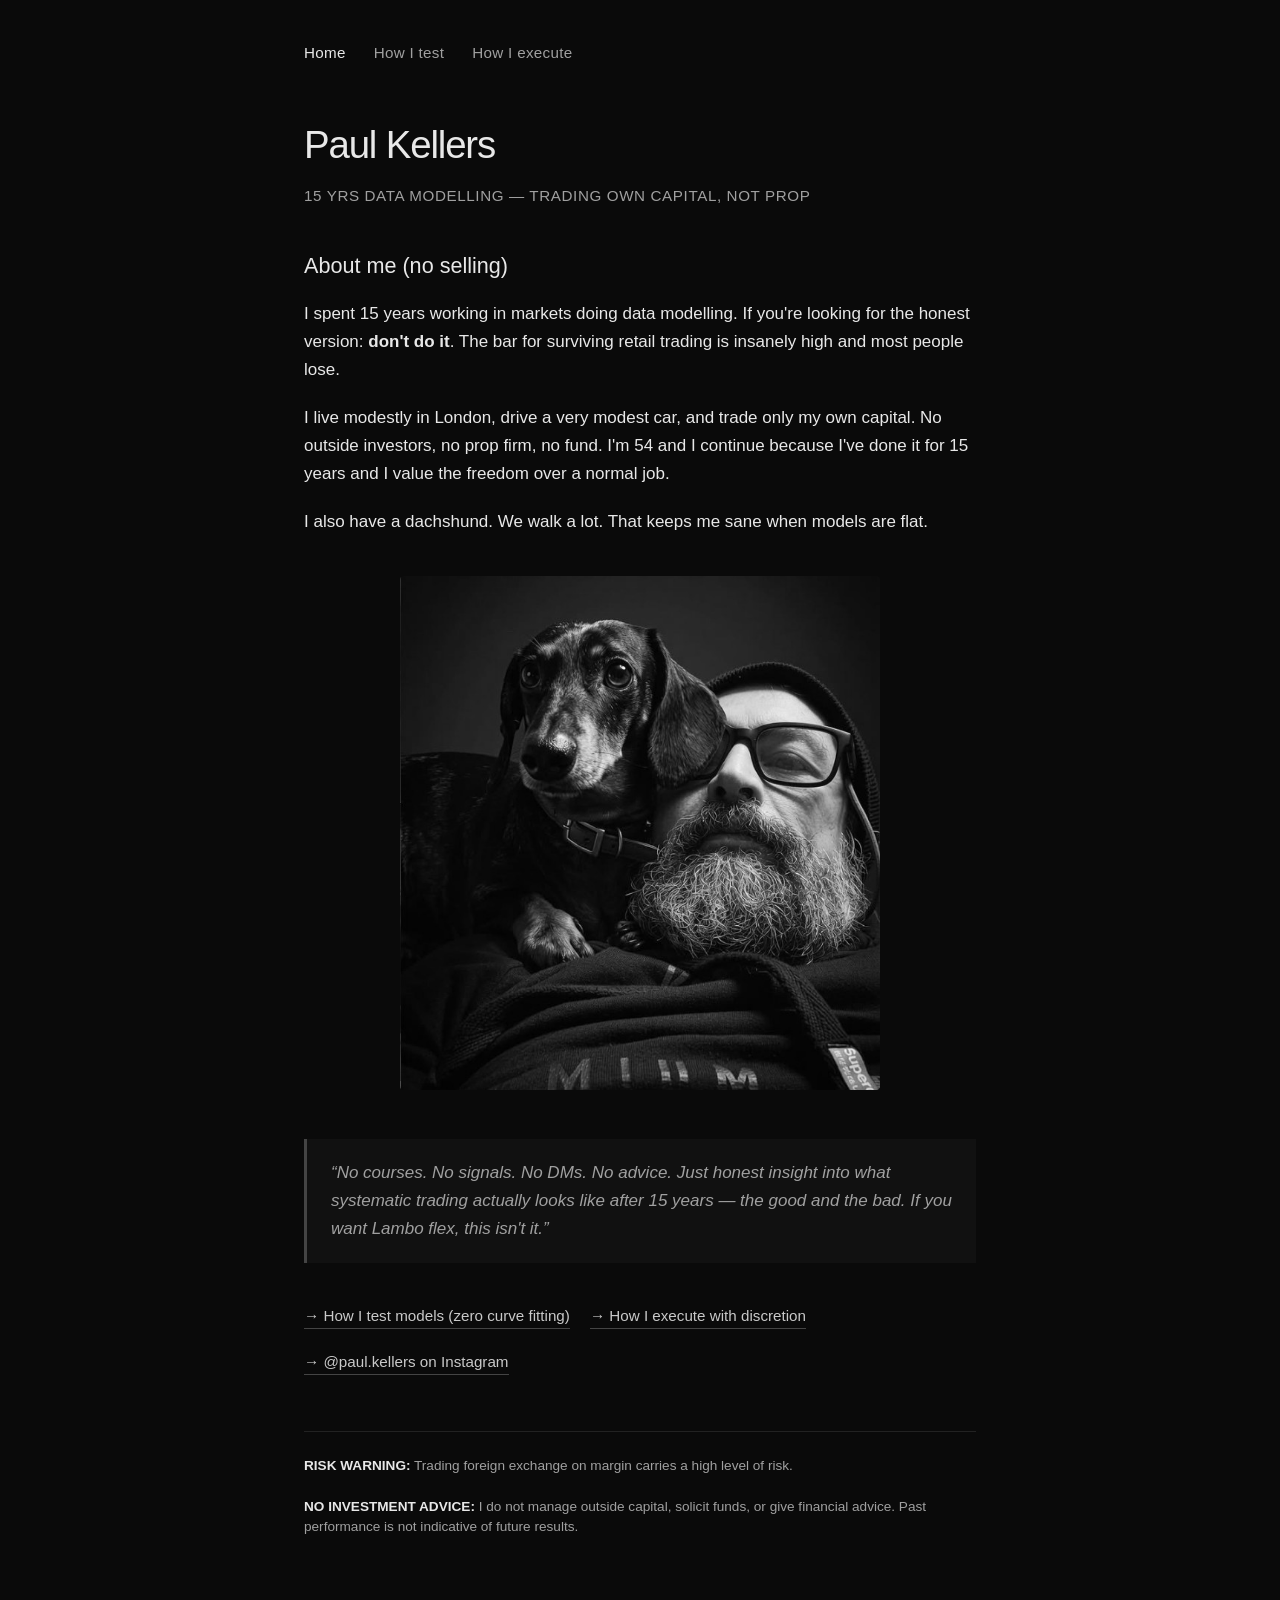
<file: index.html>
<!DOCTYPE html>
<html lang="en">
<head>
  <meta charset="UTF-8">
  <meta name="viewport" content="width=device-width, initial-scale=1.0">
  <title>Paul Kellers | 15 years data modelling, own capital only</title>
  <meta name="description" content="Systematic trading after 15 years in data modelling. Own capital only. No courses, no signals, no advice. Honest version.">
  <link rel="stylesheet" href="style.css">
</head>
<body>
  <div class="container">
    <nav>
      <a href="index.html" class="active">Home</a>
      <a href="architecture.html">How I test</a>
      <a href="discretion.html">How I execute</a>
    </nav>

    <h1>Paul Kellers</h1>
    <p class="subtitle">15 yrs data modelling — trading own capital, not prop</p>

    <h2>About me (no selling)</h2>

    <p>I spent 15 years working in markets doing data modelling. If you're looking for the honest version: <strong>don't do it</strong>. The bar for surviving retail trading is insanely high and most people lose.</p>

    <p>I live modestly in London, drive a very modest car, and trade only my own capital. No outside investors, no prop firm, no fund. I'm 54 and I continue because I've done it for 15 years and I value the freedom over a normal job.</p>

    <p>I also have a dachshund. We walk a lot. That keeps me sane when models are flat.</p>

    <div class="photo-wrap">
      <img src="image.jpg" alt="Paul Kellers with dachshund" width="480">
    </div>

    <div class="quote">
      “No courses. No signals. No DMs. No advice. Just honest insight into what systematic trading actually looks like after 15 years — the good and the bad. If you want Lambo flex, this isn't it.”
    </div>

    <div class="links">
      <a href="architecture.html">→ How I test models (zero curve fitting)</a>
      <a href="discretion.html">→ How I execute with discretion</a>
      <a href="https://www.instagram.com/paul.kellers/" target="_blank" rel="noopener">→ @paul.kellers on Instagram</a>
    </div>

    <div class="risk">
      <p><strong>RISK WARNING:</strong> Trading foreign exchange on margin carries a high level of risk.</p>
      <p><strong>NO INVESTMENT ADVICE:</strong> I do not manage outside capital, solicit funds, or give financial advice. Past performance is not indicative of future results.</p>
    </div>
  </div>
</body>
</html>
</file>
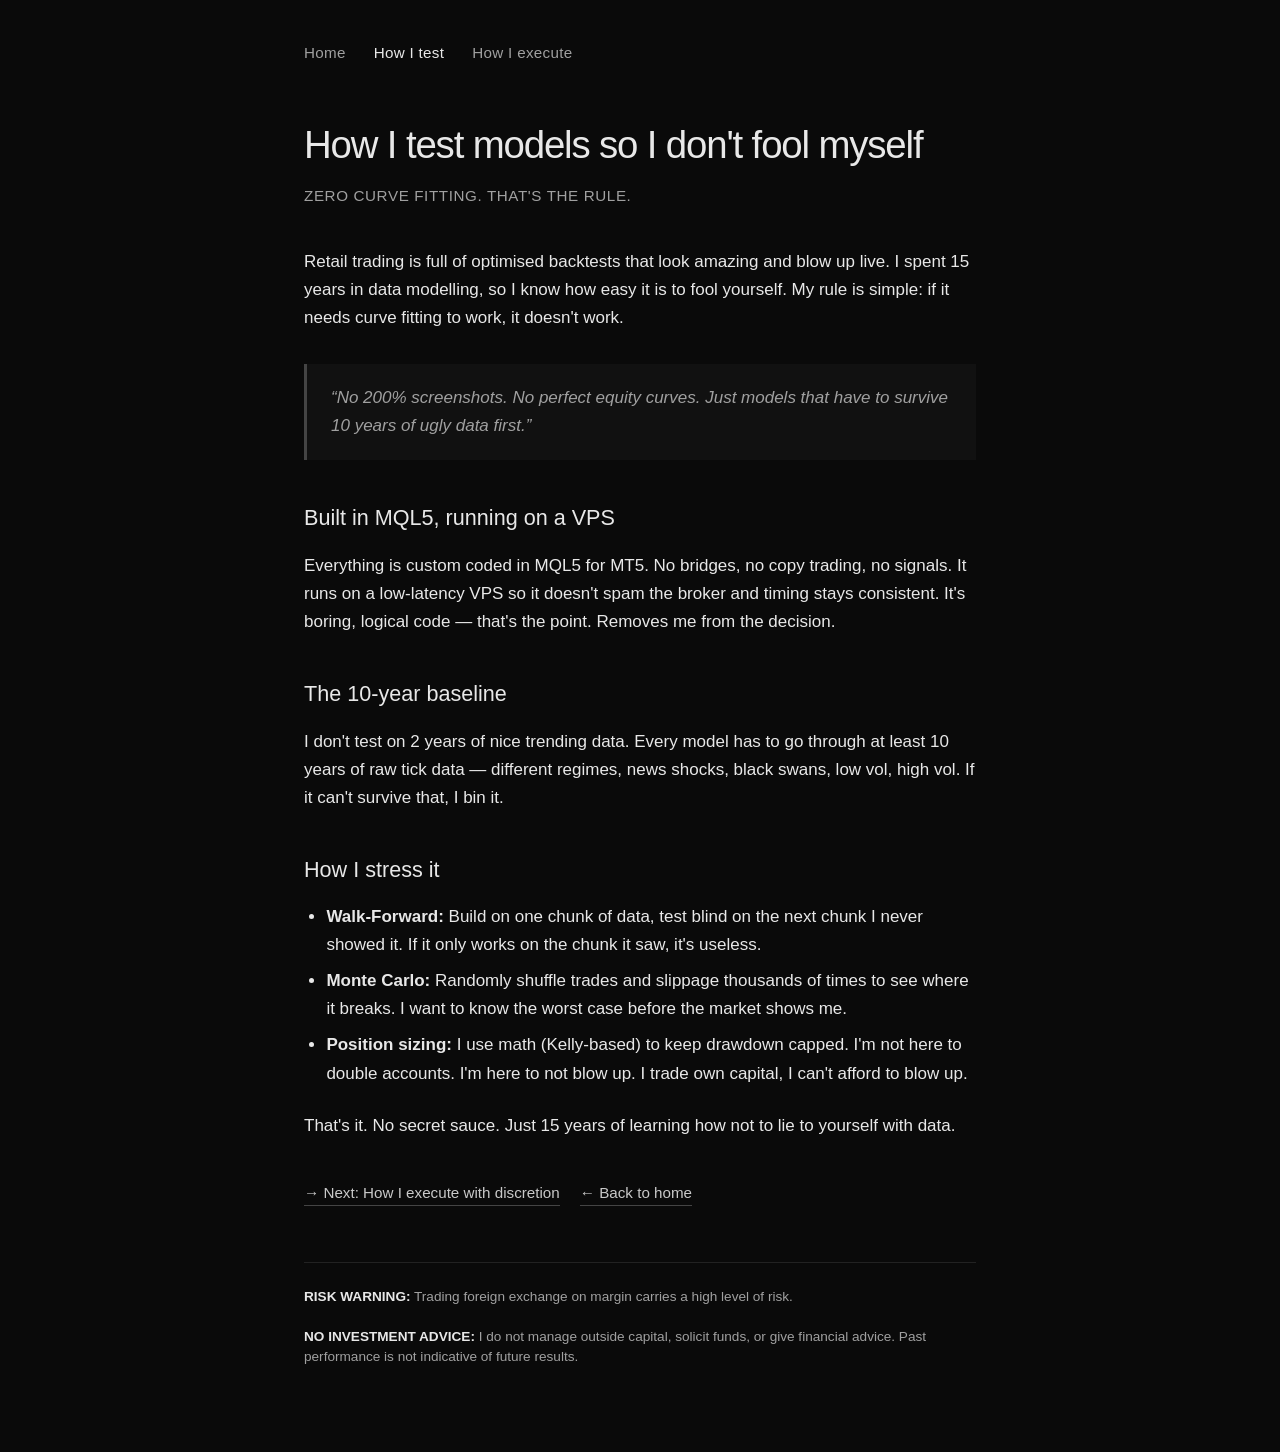
<file: architecture.html>
<!DOCTYPE html>
<html lang="en">
<head>
  <meta charset="UTF-8">
  <meta name="viewport" content="width=device-width, initial-scale=1.0">
  <title>How I Test | Paul Kellers</title>
  <meta name="description" content="How I test trading models so I don't fool myself. Zero curve fitting. 10-year baseline. Walk-forward, Monte Carlo, position sizing.">
  <link rel="stylesheet" href="style.css">
</head>
<body>
  <div class="container">
    <nav>
      <a href="index.html">Home</a>
      <a href="architecture.html" class="active">How I test</a>
      <a href="discretion.html">How I execute</a>
    </nav>

    <h1>How I test models so I don't fool myself</h1>
    <p class="subtitle">Zero curve fitting. That's the rule.</p>

    <p>Retail trading is full of optimised backtests that look amazing and blow up live. I spent 15 years in data modelling, so I know how easy it is to fool yourself. My rule is simple: if it needs curve fitting to work, it doesn't work.</p>

    <div class="quote">
      “No 200% screenshots. No perfect equity curves. Just models that have to survive 10 years of ugly data first.”
    </div>

    <h2>Built in MQL5, running on a VPS</h2>
    <p>Everything is custom coded in MQL5 for MT5. No bridges, no copy trading, no signals. It runs on a low-latency VPS so it doesn't spam the broker and timing stays consistent. It's boring, logical code — that's the point. Removes me from the decision.</p>

    <h2>The 10-year baseline</h2>
    <p>I don't test on 2 years of nice trending data. Every model has to go through at least 10 years of raw tick data — different regimes, news shocks, black swans, low vol, high vol. If it can't survive that, I bin it.</p>

    <h2>How I stress it</h2>
    <ul>
      <li><strong>Walk-Forward:</strong> Build on one chunk of data, test blind on the next chunk I never showed it. If it only works on the chunk it saw, it's useless.</li>
      <li><strong>Monte Carlo:</strong> Randomly shuffle trades and slippage thousands of times to see where it breaks. I want to know the worst case before the market shows me.</li>
      <li><strong>Position sizing:</strong> I use math (Kelly-based) to keep drawdown capped. I'm not here to double accounts. I'm here to not blow up. I trade own capital, I can't afford to blow up.</li>
    </ul>

    <p>That's it. No secret sauce. Just 15 years of learning how not to lie to yourself with data.</p>

    <div class="links">
      <a href="discretion.html">→ Next: How I execute with discretion</a>
      <a href="index.html">← Back to home</a>
    </div>

    <div class="risk">
      <p><strong>RISK WARNING:</strong> Trading foreign exchange on margin carries a high level of risk.</p>
      <p><strong>NO INVESTMENT ADVICE:</strong> I do not manage outside capital, solicit funds, or give financial advice. Past performance is not indicative of future results.</p>
    </div>
  </div>
</body>
</html>
</file>
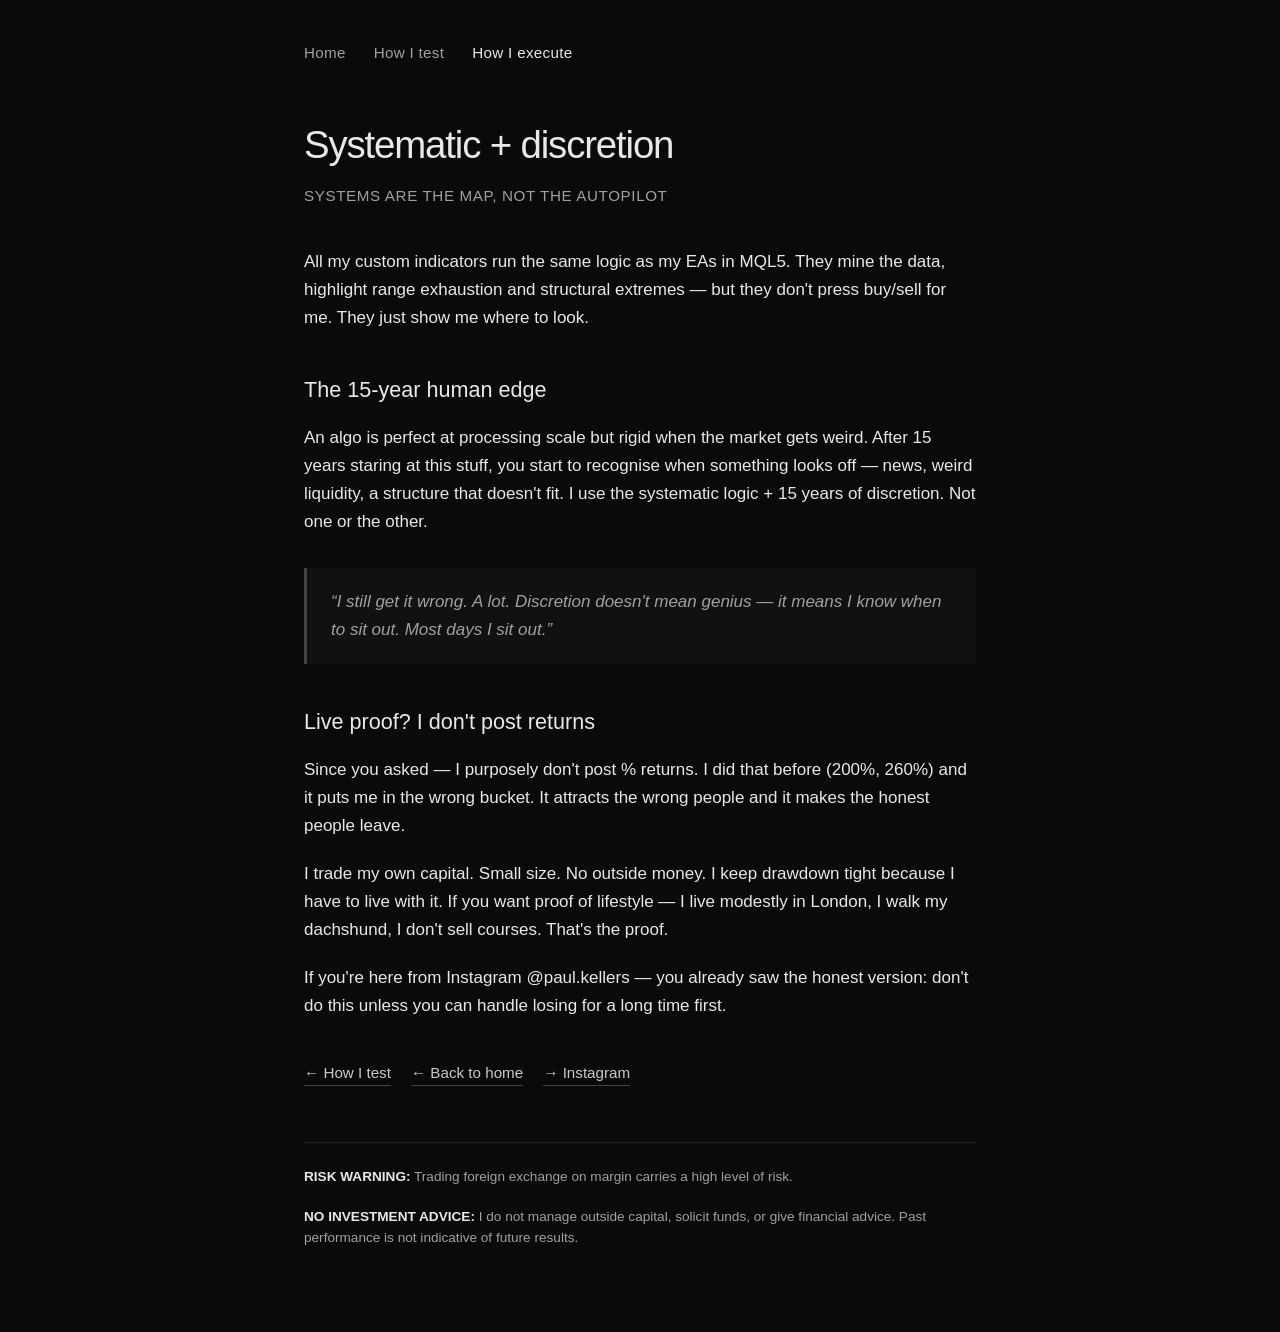
<file: discretion.html>
<!DOCTYPE html>
<html lang="en">
<head>
  <meta charset="UTF-8">
  <meta name="viewport" content="width=device-width, initial-scale=1.0">
  <title>How I Execute | Paul Kellers</title>
  <meta name="description" content="Systematic + discretion. Systems are the map, not the autopilot. Why I don't post returns. Own capital only.">
  <link rel="stylesheet" href="style.css">
</head>
<body>
  <div class="container">
    <nav>
      <a href="index.html">Home</a>
      <a href="architecture.html">How I test</a>
      <a href="discretion.html" class="active">How I execute</a>
    </nav>

    <h1>Systematic + discretion</h1>
    <p class="subtitle">Systems are the map, not the autopilot</p>

    <p>All my custom indicators run the same logic as my EAs in MQL5. They mine the data, highlight range exhaustion and structural extremes — but they don't press buy/sell for me. They just show me where to look.</p>

    <h2>The 15-year human edge</h2>
    <p>An algo is perfect at processing scale but rigid when the market gets weird. After 15 years staring at this stuff, you start to recognise when something looks off — news, weird liquidity, a structure that doesn't fit. I use the systematic logic + 15 years of discretion. Not one or the other.</p>

    <div class="quote">
      “I still get it wrong. A lot. Discretion doesn't mean genius — it means I know when to sit out. Most days I sit out.”
    </div>

    <h2>Live proof? I don't post returns</h2>
    <p>Since you asked — I purposely don't post % returns. I did that before (200%, 260%) and it puts me in the wrong bucket. It attracts the wrong people and it makes the honest people leave.</p>

    <p>I trade my own capital. Small size. No outside money. I keep drawdown tight because I have to live with it. If you want proof of lifestyle — I live modestly in London, I walk my dachshund, I don't sell courses. That's the proof.</p>

    <p>If you're here from Instagram @paul.kellers — you already saw the honest version: don't do this unless you can handle losing for a long time first.</p>

    <div class="links">
      <a href="architecture.html">← How I test</a>
      <a href="index.html">← Back to home</a>
      <a href="https://www.instagram.com/paul.kellers/" target="_blank" rel="noopener">→ Instagram</a>
    </div>

    <div class="risk">
      <p><strong>RISK WARNING:</strong> Trading foreign exchange on margin carries a high level of risk.</p>
      <p><strong>NO INVESTMENT ADVICE:</strong> I do not manage outside capital, solicit funds, or give financial advice. Past performance is not indicative of future results.</p>
    </div>
  </div>
</body>
</html>
</file>
<file: style.css>
/* Paul Kellers – clean dark theme */
:root {
  --bg: #0a0a0a;
  --text: #e8e8e8;
  --muted: #a0a0a0;
  --accent: #c9c9c9;
  --border: #222;
  --quote-bg: #111;
}

* {
  box-sizing: border-box;
  margin: 0;
  padding: 0;
}

body {
  background: var(--bg);
  color: var(--text);
  font-family: -apple-system, BlinkMacSystemFont, "Segoe UI", Roboto, Helvetica, Arial, sans-serif;
  line-height: 1.65;
  font-size: 17px;
  -webkit-font-smoothing: antialiased;
}

a {
  color: var(--accent);
  text-decoration: none;
  border-bottom: 1px solid #444;
  transition: border-color 0.2s;
}
a:hover {
  border-bottom-color: var(--accent);
}

.container {
  max-width: 720px;
  margin: 0 auto;
  padding: 2.5rem 1.5rem 4rem;
}

/* Navigation */
nav {
  display: flex;
  gap: 1.75rem;
  margin-bottom: 3rem;
  font-size: 0.95rem;
  letter-spacing: 0.02em;
}
nav a {
  border-bottom: none;
  color: var(--muted);
}
nav a:hover,
nav a.active {
  color: var(--text);
}

/* Typography */
h1 {
  font-size: 2.4rem;
  font-weight: 500;
  letter-spacing: -0.03em;
  margin-bottom: 0.4rem;
}
.subtitle {
  color: var(--muted);
  font-size: 0.95rem;
  letter-spacing: 0.04em;
  text-transform: uppercase;
  margin-bottom: 2.5rem;
}
h2 {
  font-size: 1.35rem;
  font-weight: 500;
  margin: 2.5rem 0 1rem;
}
p {
  margin-bottom: 1.25rem;
}
ul {
  margin: 1rem 0 1.5rem 1.4rem;
}
li {
  margin-bottom: 0.5rem;
}

/* Quote box */
.quote {
  background: var(--quote-bg);
  border-left: 3px solid #444;
  padding: 1.25rem 1.5rem;
  margin: 2rem 0;
  font-style: italic;
  color: var(--muted);
}

/* Photo */
.photo-wrap {
  margin: 2.5rem 0;
  text-align: center;
}
.photo-wrap img {
  max-width: 100%;
  height: auto;
  border-radius: 4px;
  filter: grayscale(100%);
}

/* Risk warning */
.risk {
  margin-top: 3.5rem;
  padding-top: 1.5rem;
  border-top: 1px solid var(--border);
  font-size: 0.85rem;
  color: var(--muted);
  line-height: 1.5;
}
.risk strong {
  color: var(--text);
}

/* Footer links */
.links {
  margin: 2.5rem 0 1rem;
  display: flex;
  flex-wrap: wrap;
  gap: 1.25rem;
  font-size: 0.95rem;
}

/* Responsive */
@media (max-width: 600px) {
  h1 { font-size: 1.9rem; }
  .container { padding: 1.75rem 1.25rem 3rem; }
  nav { gap: 1.25rem; }
}
</file>
